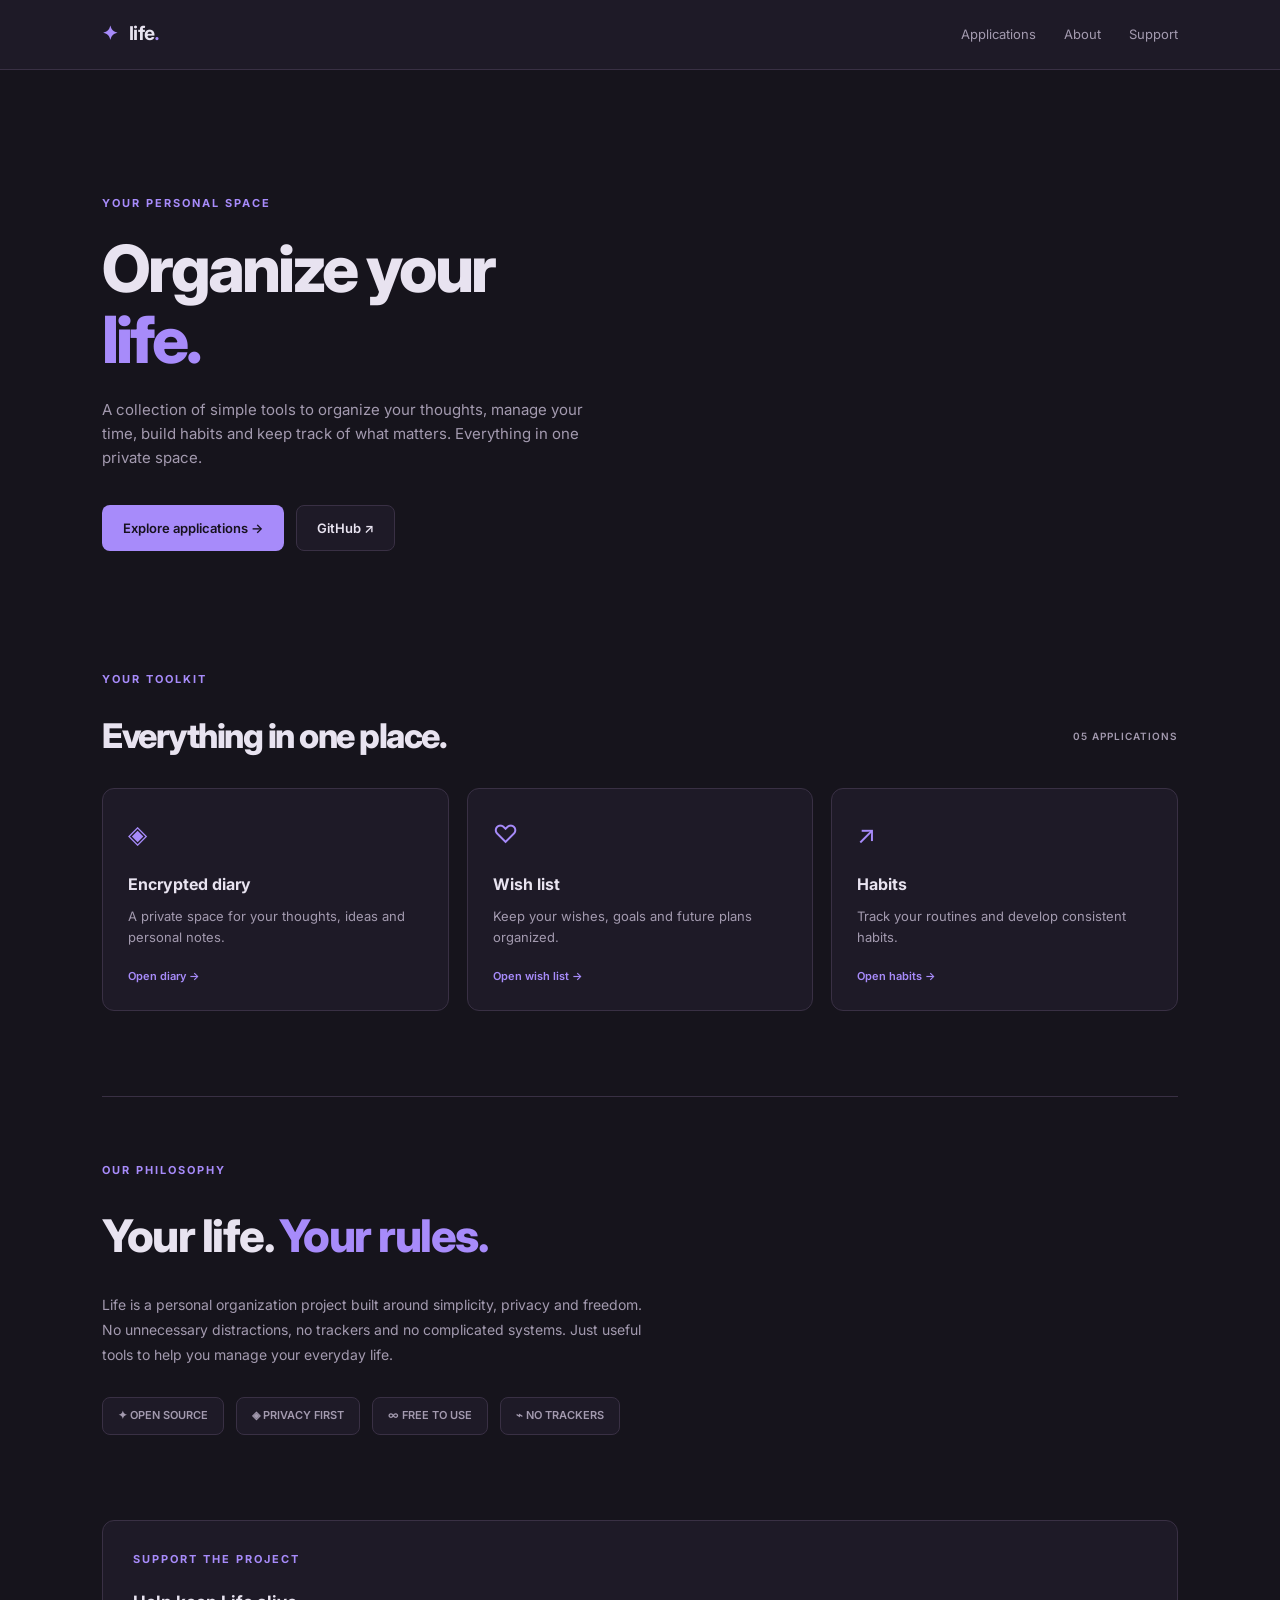
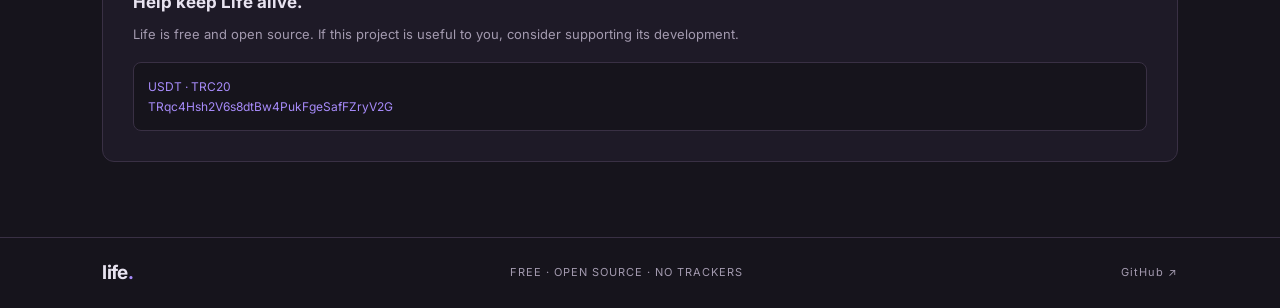
<file: templates/index.html>
<!DOCTYPE html>
<html lang="en">
<head>
    <meta charset="UTF-8">
    <meta name="viewport" content="width=device-width, initial-scale=1.0">
    <meta name="description" content="Life — a private space to organize your personal life.">
    <meta name="theme-color" content="#16141c">

    <title>Life — Personal Organizer</title>

    <link rel="stylesheet" href="/static/css/lp.css">
</head>

<body>

    <header class="navbar">
        <a href="/" class="logo">
            <span class="logo-icon">✦</span> life<span>.</span>
        </a>

        <nav>
            <a href="#applications">Applications</a>
            <a href="#about">About</a>
            <a href="#support">Support</a>
        </nav>
    </header>

    <main class="container">

        <section class="hero">
            <span class="eyebrow">YOUR PERSONAL SPACE</span>

            <h1>
                Organize your<br>
                <span>life.</span>
            </h1>

            <p>
                A collection of simple tools to organize your thoughts,
                manage your time, build habits and keep track of what matters.
                Everything in one private space.
            </p>

            <div class="hero-actions">
                <a href="#applications" class="button primary">
                    Explore applications →
                </a>

                <a href="https://github.com/nullzinx/life/" class="button secondary"
                   target="_blank" rel="noopener noreferrer">
                    GitHub ↗
                </a>
            </div>
        </section>

        <section id="applications">

            <span class="eyebrow">YOUR TOOLKIT</span>

            <div class="section-heading">
                <h2>Everything in one place.</h2>
                <span>05 APPLICATIONS</span>
            </div>

            <div class="info-grid">

                <a href="/diary" class="info-card">
                    <span class="card-icon">◈</span>
                    <h3>Encrypted diary</h3>
                    <p>
                        A private space for your thoughts, ideas and personal notes.
                    </p>
                    <span class="card-link">Open diary →</span>
                </a>

                <a href="/wishlist" class="info-card">
                    <span class="card-icon">♡</span>
                    <h3>Wish list</h3>
                    <p>
                        Keep your wishes, goals and future plans organized.
                    </p>
                    <span class="card-link">Open wish list →</span>
                </a>


                <a href="/habits" class="info-card">
                    <span class="card-icon">↗</span>
                    <h3>Habits</h3>
                    <p>
                        Track your routines and develop consistent habits.
                    </p>
                    <span class="card-link">Open habits →</span>
                </a>

            </div>
        </section>

        <section id="about" class="about-section">

            <span class="eyebrow">OUR PHILOSOPHY</span>

            <h2>
                Your life. <span>Your rules.</span>
            </h2>

            <p>
                Life is a personal organization project built around simplicity,
                privacy and freedom. No unnecessary distractions, no trackers
                and no complicated systems. Just useful tools to help you
                manage your everyday life.
            </p>

            <div class="features">
                <span>✦ OPEN SOURCE</span>
                <span>◈ PRIVACY FIRST</span>
                <span>∞ FREE TO USE</span>
                <span>⌁ NO TRACKERS</span>
            </div>

        </section>

        <section id="support" class="support-section">

            <span class="eyebrow">SUPPORT THE PROJECT</span>

            <h3>Help keep Life alive.</h3>

            <p>
                Life is free and open source. If this project is useful to you,
                consider supporting its development.
            </p>

            <code>
                USDT · TRC20<br>
                TRqc4Hsh2V6s8dtBw4PukFgeSafFZryV2G
            </code>

        </section>

    </main>

    <footer>
        <a href="/" class="logo">life<span>.</span></a>

        <span>FREE · OPEN SOURCE · NO TRACKERS</span>

        <a href="https://github.com/nullzinx/life/" target="_blank"
           rel="noopener noreferrer">GitHub ↗</a>
    </footer>

</body>
</html>
</file>
<file: static/css/lp.css>
@import url('https://fonts.googleapis.com/css2?family=Inter:wght@400;500;600;700;800&display=swap');

:root {
    --bg: #16141c;
    --surface: #1e1a27;
    --surface-hover: #282232;
    --surface-light: #30283d;
    --primary: #a78bfa;
    --primary-hover: #c4b5fd;
    --primary-dark: #7c3aed;
    --text: #e8e3f0;
    --text-muted: #a39aaf;
    --border: #393044;
    --radius: 12px;
    --transition: 0.2s ease;
}

* {
    margin: 0;
    padding: 0;
    box-sizing: border-box;
}

html {
    scroll-behavior: smooth;
}

body {
    min-height: 100vh;
    background: var(--bg);
    color: var(--text);
    font-family: 'Inter', sans-serif;
    line-height: 1.6;
}

a {
    color: inherit;
    text-decoration: none;
}

/* NAVBAR */

.navbar {
    min-height: 70px;
    padding: 0 8%;
    display: flex;
    align-items: center;
    justify-content: space-between;
    border-bottom: 1px solid var(--border);
    background: var(--surface);
}

.logo {
    color: var(--text);
    font-size: 19px;
    font-weight: 700;
    letter-spacing: -0.7px;
}

.logo span:last-child,
.logo-icon {
    color: var(--primary);
}

.logo-icon {
    margin-right: 8px;
}

.navbar nav {
    display: flex;
    gap: 28px;
}

.navbar nav a {
    color: var(--text-muted);
    font-size: 13px;
    transition: var(--transition);
}

.navbar nav a:hover {
    color: var(--primary);
}

/* LAYOUT */

.container {
    width: 84%;
    max-width: 1100px;
    min-height: calc(100vh - 140px);
    margin: auto;
    padding: 75px 0;
}

/* HERO */

.hero {
    padding: 50px 0 90px;
    max-width: 700px;
}

.eyebrow {
    display: block;
    color: var(--primary);
    font-size: 11px;
    font-weight: 700;
    letter-spacing: 2px;
    margin-bottom: 20px;
}

.hero h1 {
    font-size: clamp(38px, 6vw, 65px);
    line-height: 1.1;
    letter-spacing: -3px;
    font-weight: 800;
}

.hero h1 span,
.about-section h2 span {
    color: var(--primary);
}

.hero p {
    max-width: 500px;
    margin-top: 22px;
    color: var(--text-muted);
    font-size: 15px;
}

.hero-actions {
    display: flex;
    flex-wrap: wrap;
    gap: 12px;
    margin-top: 35px;
}

/* BUTTONS */

.button {
    display: inline-flex;
    align-items: center;
    justify-content: center;
    padding: 12px 20px;
    border: 1px solid transparent;
    border-radius: 8px;
    font-family: inherit;
    font-size: 13px;
    font-weight: 600;
    cursor: pointer;
    transition: var(--transition);
}

.primary {
    color: #17121f;
    background: var(--primary);
}

.primary:hover {
    background: var(--primary-hover);
    transform: translateY(-2px);
}

.secondary {
    color: var(--text);
    background: var(--surface);
    border-color: var(--border);
}

.secondary:hover {
    background: var(--surface-hover);
    border-color: var(--primary);
}

/* APPLICATIONS */

#applications {
    padding: 30px 0 85px;
}

.section-heading {
    display: flex;
    align-items: center;
    justify-content: space-between;
    margin-bottom: 25px;
    gap: 15px;
}

.section-heading h2,
.about-section h2 {
    font-size: clamp(25px, 4vw, 34px);
    font-weight: 800;
    letter-spacing: -1.5px;
}

.section-heading > span {
    color: var(--text-muted);
    font-size: 10px;
    font-weight: 600;
    letter-spacing: 1px;
}

/* APPLICATION CARDS */

.info-grid {
    display: grid;
    grid-template-columns: repeat(3, 1fr);
    gap: 18px;
}

.info-card {
    min-height: 195px;
    padding: 25px;
    display: flex;
    flex-direction: column;
    align-items: flex-start;
    background: var(--surface);
    border: 1px solid var(--border);
    border-radius: var(--radius);
    transition: var(--transition);
}

.info-card:hover {
    background: var(--surface-hover);
    border-color: var(--primary-dark);
    transform: translateY(-3px);
}

.card-icon {
    color: var(--primary);
    font-size: 25px;
}

.info-card h3 {
    margin-top: 18px;
    font-size: 16px;
    font-weight: 700;
}

.info-card p {
    margin-top: 8px;
    color: var(--text-muted);
    font-size: 13px;
}

.card-link {
    margin-top: auto;
    padding-top: 20px;
    color: var(--primary);
    font-size: 11px;
    font-weight: 600;
    transition: var(--transition);
}

.info-card:hover .card-link {
    color: var(--primary-hover);
}

/* ABOUT */

.about-section {
    padding: 65px 0;
    border-top: 1px solid var(--border);
}

.about-section h2 {
    font-size: clamp(30px, 5vw, 45px);
}

.about-section p {
    max-width: 550px;
    margin-top: 20px;
    color: var(--text-muted);
    font-size: 14px;
    line-height: 1.8;
}

.features {
    display: flex;
    flex-wrap: wrap;
    gap: 12px;
    margin-top: 30px;
}

.features span {
    padding: 9px 15px;
    background: var(--surface);
    border: 1px solid var(--border);
    border-radius: 8px;
    color: var(--text-muted);
    font-size: 11px;
    font-weight: 600;
}

/* SUPPORT */

.support-section {
    margin-top: 20px;
    padding: 30px;
    background: var(--surface);
    border: 1px solid var(--border);
    border-radius: var(--radius);
}

.support-section h3 {
    font-size: 17px;
}

.support-section p {
    margin-top: 8px;
    color: var(--text-muted);
    font-size: 13px;
}

.support-section code {
    display: block;
    margin-top: 18px;
    padding: 14px;
    background: var(--bg);
    border: 1px solid var(--border);
    border-radius: 8px;
    color: var(--primary);
    font-family: 'Inter', sans-serif;
    font-size: 12px;
    overflow-wrap: anywhere;
}

/* FOOTER */

footer {
    min-height: 70px;
    padding: 20px 8%;
    display: flex;
    justify-content: space-between;
    align-items: center;
    gap: 15px;
    border-top: 1px solid var(--border);
    color: var(--text-muted);
    font-size: 11px;
    letter-spacing: 1px;
}

footer a {
    transition: var(--transition);
}

footer a:hover {
    color: var(--primary);
}

/* RESPONSIVE */

@media (max-width: 700px) {
    .navbar {
        padding: 15px 5%;
        flex-direction: column;
        gap: 15px;
    }

    .navbar nav {
        gap: 20px;
    }

    .container {
        width: 90%;
        padding: 45px 0;
    }

    .hero {
        padding: 25px 0 65px;
    }

    .hero h1 {
        font-size: 45px;
    }

    .info-grid {
        grid-template-columns: 1fr;
    }

    .section-heading {
        align-items: flex-start;
        flex-direction: column;
    }

    footer {
        padding: 20px 5%;
        flex-wrap: wrap;
    }
}

@media (max-width: 380px) {
    .navbar nav {
        gap: 12px;
    }

    .navbar nav a {
        font-size: 11px;
    }

    .hero-actions {
        flex-direction: column;
    }

    .hero-actions .button {
        width: 100%;
    }
}
</file>
